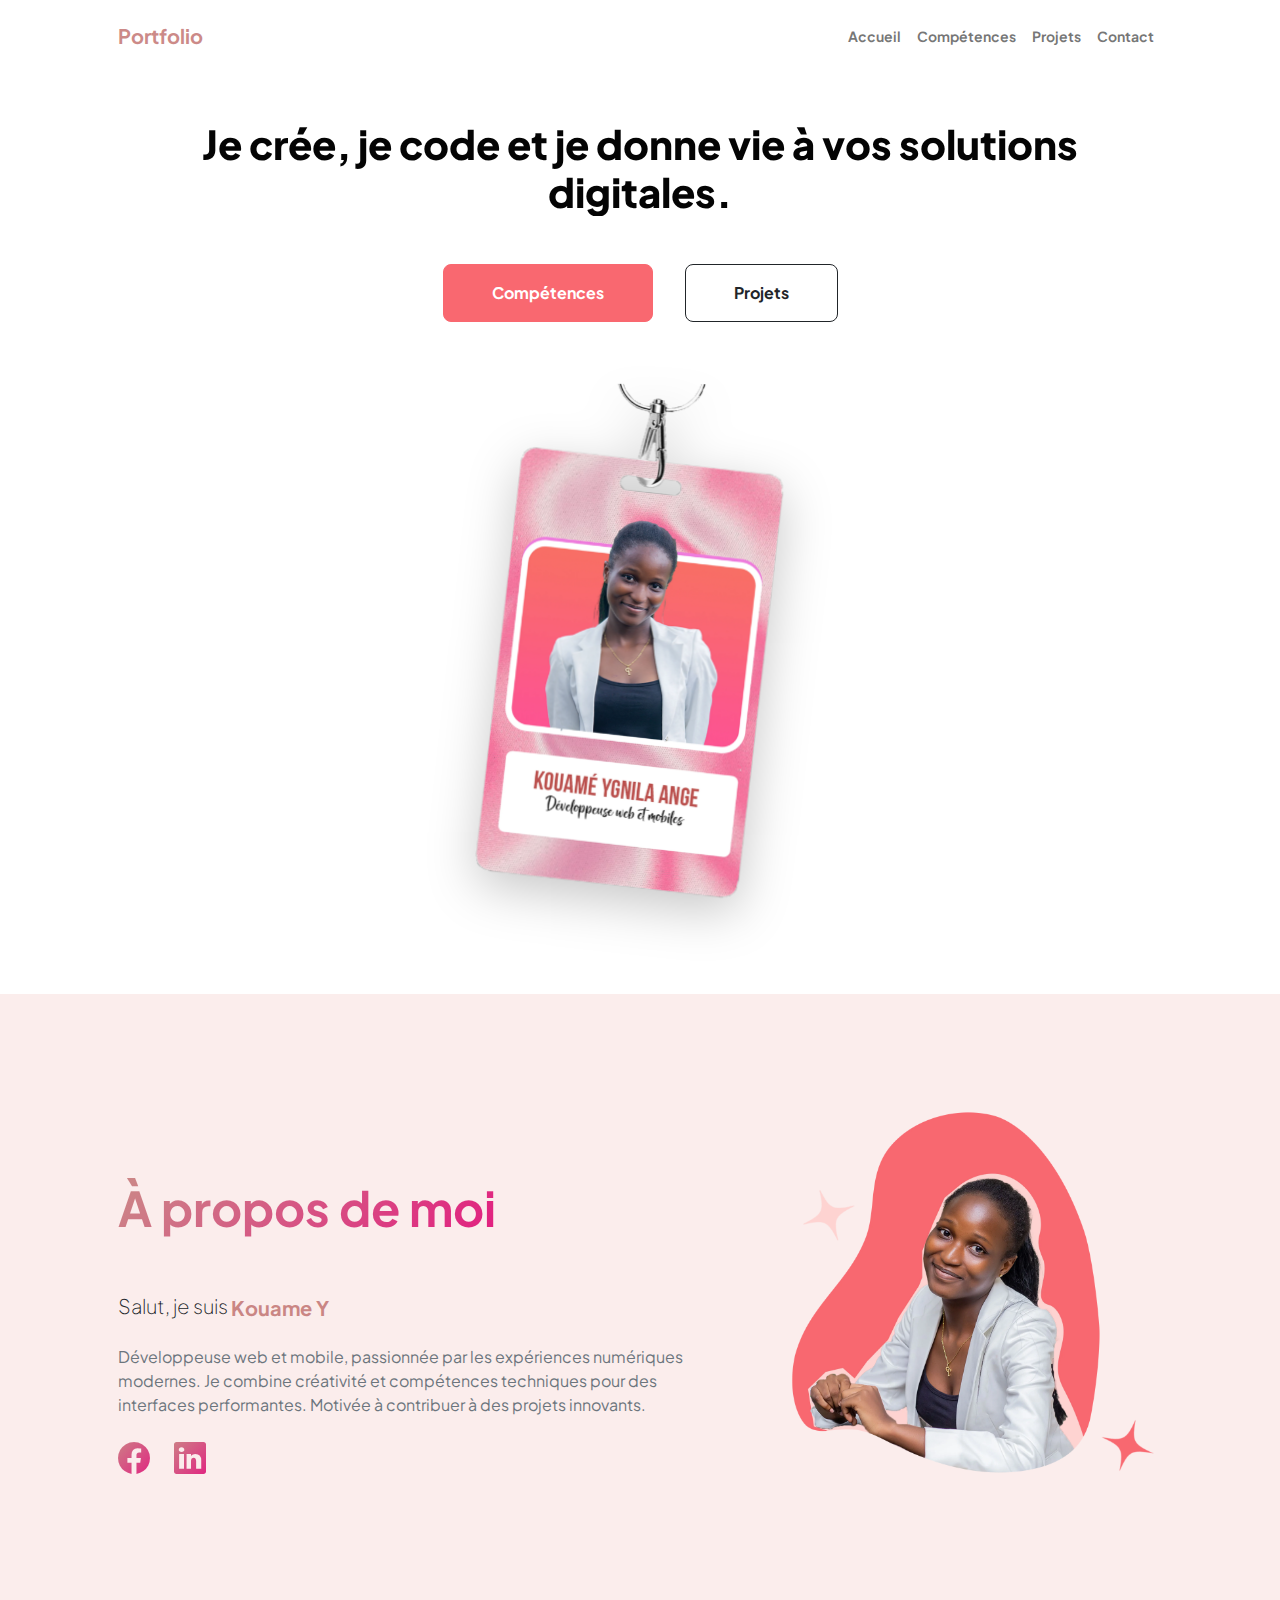
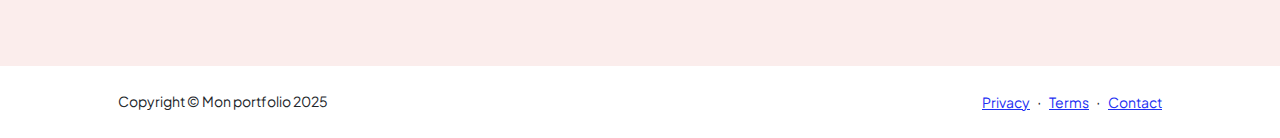
<file: index.html>
<!DOCTYPE html>
<html lang="en">
    <head>
        <meta charset="utf-8" />
        <meta name="viewport" content="width=device-width, initial-scale=1, shrink-to-fit=no" />
        <meta name="description" content="" />
        <meta name="author" content="" />
        <title>Mon Portfolio</title>
        <!-- Favicon-->
      
        <!-- Custom Google font-->
        <link rel="preconnect" href="https://fonts.googleapis.com" />
        <link rel="preconnect" href="https://fonts.gstatic.com" crossorigin />
        <link href="https://fonts.googleapis.com/css2?family=Plus+Jakarta+Sans:wght@100;200;300;400;500;600;700;800;900&amp;display=swap" rel="stylesheet" />
        <!-- Bootstrap icons-->
        <link href="https://cdn.jsdelivr.net/npm/bootstrap-icons@1.8.1/font/bootstrap-icons.css" rel="stylesheet" />
        <!-- Core theme CSS (includes Bootstrap)-->
        <link href="css/styles.css" rel="stylesheet" />
    </head>
    <body class="d-flex flex-column h-100">
        <main class="flex-shrink-0">
            <!-- Navigation-->
            <nav class="navbar navbar-expand-lg navbar-light bg-white py-3">
                <div class="container px-5">
                    <a class="navbar-brand" href="index.html"><span class="fw-bolder text-primary">Portfolio</span></a>
                    <button class="navbar-toggler" type="button" data-bs-toggle="collapse" data-bs-target="#navbarSupportedContent" aria-controls="navbarSupportedContent" aria-expanded="false" aria-label="Toggle navigation"><span class="navbar-toggler-icon"></span></button>
                    <div class="collapse navbar-collapse" id="navbarSupportedContent">
                        <ul class="navbar-nav ms-auto mb-2 mb-lg-0 small fw-bolder">
                            <li class="nav-item"><a class="nav-link" href="index.html">Accueil</a></li>
                            <li class="nav-item"><a class="nav-link" href="resume.html">Compétences</a></li>
                            <li class="nav-item"><a class="nav-link" href="projects.html">Projets</a></li>
                            <li class="nav-item"><a class="nav-link" href="contact.html">Contact</a></li>
                        </ul>
                    </div>
                </div>
            </nav>
            <!-- Header-->
            <header class="py-5">
                <div class="container px-5 pb-5">
                    <div class="row gx-5 align-items-center">
                        <div class="col-xxl-5">
                            <!-- Header text content-->
                            <div class="text-center text-xxl-start">
                    
                          <h1 class=" fw-bolder mb-5 title-anim">
  <span>Je crée, je code et je donne vie à vos solutions digitales.</span>
</h1>
                                <div class="d-grid gap-3 d-sm-flex justify-content-sm-center justify-content-xxl-start mb-3">
                                    <a class="btn btn-primaryy btn-lg px-5 py-3 me-sm-3 fs-6 fw-bolder" href="resume.html">Compétences</a>
                                    <a class="btn btn-outline-dark btn-lg px-5 py-3 fs-6 fw-bolder" href="projects.html">Projets</a>
                                </div>
                            </div>
                        </div>
                        <div class="col-xxl-7">
                            <!-- Header profile picture-->
                            <div class="d-flex justify-content-center mt-5 mt-xxl-0">
                                <div class="profile -primary-to-secondary">
                    
                                    <img class="profile-img" src="assets/moi.webp" alt="..." />
                                
                                  
                                    </div>
                                 
                                    </div>
                                </div>
                            </div>
                        </div>
                    </div>
                </div>
            </header>
     <!-- About Section-->
<!-- About Section-->
<section class="bg-night py-5">
    <div class="container px-5">
        <div class="row gx-5 align-items-center">

            <!-- Texte (à gauche) -->
            <div class="col-lg-7">
                <div class="my-5">
                    <h2 class="display-5 fw-bolder">
                        <span class="text-gradient d-inline">À propos de moi</span>
                    </h2>

                   <p class="lead fw-light mb-4"  style="margin-top: 55px;">
    Salut, je suis 
    <span id="typingName" class="text-nom fw-bold"></span>
</p>
<script>
    const text = "Kouame Ygnila Ange Priscille Tiemele";
    const speed = 120; // vitesse d’écriture
    const delayBetweenLoops = 1500; // pause avant de recommencer

    let i = 0;
    const span = document.getElementById("typingName");

    function typeWriter() {
        if (i < text.length) {
            span.textContent += text.charAt(i);
            i++;
            setTimeout(typeWriter, speed);
        } else {
            setTimeout(() => {
                span.textContent = "";
                i = 0;
                typeWriter();
            }, delayBetweenLoops);
        }
    }

    typeWriter();
</script>

                    <p class="text-muted">
                        Développeuse web et mobile, passionnée par les expériences numériques modernes.
                        Je combine créativité et compétences techniques
                        pour des interfaces performantes. Motivée à contribuer à des projets innovants.
                    </p>

                    <div class="d-flex fs-2 gap-4">
                        <a class="text-gradient" href="https://www.facebook.com/ange.kouame.421559/?locale=fr_FR" target="_blank"><i class="bi bi-facebook"></i></a>
                        <a class="text-gradient" href="https://www.linkedin.com/in/priscille-kouame-b6b018211/" target="_blank"><i class="bi bi-linkedin"></i></a>
                    </div>
                </div>
            </div>

            <!-- Image (à droite) -->
            <div class="col-lg-5 text-center">
                <img src="assets/moi 2.webp" alt="Photo de profil" class="img-fluid rounded-3">
            </div>

        </div>
    </div>
</section>


        </main>
        <!-- Footer-->
        <footer class="bg-white py-4 mt-auto">
            <div class="container px-5">
                <div class="row align-items-center justify-content-between flex-column flex-sm-row">
                    <div class="col-auto"><div class="small m-0">Copyright &copy; Mon portfolio 2025</div></div>
                    <div class="col-auto">
                        <a class="small" href="#!">Privacy</a>
                        <span class="mx-1">&middot;</span>
                        <a class="small" href="#!">Terms</a>
                        <span class="mx-1">&middot;</span>
                        <a class="small" href="#!">Contact</a>
                    </div>
                </div>
            </div>
        </footer>
        <!-- Bootstrap core JS-->
         <script src="https://cdnjs.cloudflare.com/ajax/libs/gsap/3.12.2/gsap.min.js"></script>
         <script>
// Animation flottement + respiration + rotation
gsap.to(".profile-img", {
  y: -20,
  rotation: 3,
  scale: 1.03,
  duration: 3.8,
  ease: "sine.inOut",
  repeat: -1,
  yoyo: true
});

// Animation indépendante du conteneur (micro-parallax)
gsap.to(".profile", {
  y: 12,
  duration: 4.5,
  ease: "power1.inOut",
  repeat: -1,
  yoyo: true
});
</script>


<script>
gsap.to(".title-anim span", {
  duration: 3,
  backgroundPositionX: "0%",
  ease: "power2.inOut"
});

gsap.from(".title-anim span", {
  opacity: 0,
  y: 30,
  duration: 1.2,
  ease: "power3.out"
});
</script>



        <script src="https://cdn.jsdelivr.net/npm/bootstrap@5.2.3/dist/js/bootstrap.bundle.min.js"></script>
        <!-- Core theme JS-->
        <script src="js/scripts.js"></script>
    </body>
</html>
</file>
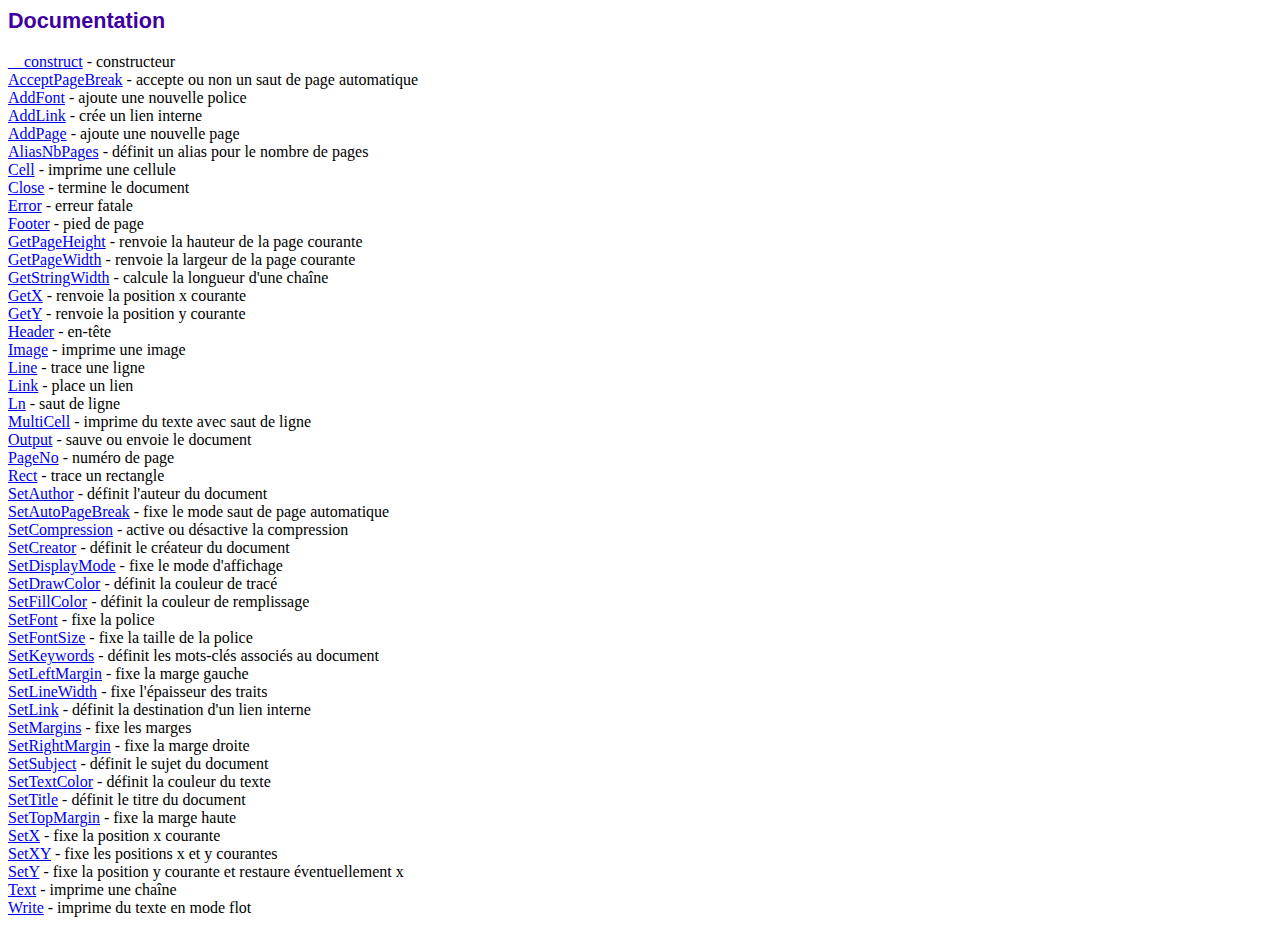
<file: projects/h2si_hub/admin/FPDF/doc/index.htm>
<!DOCTYPE html PUBLIC "-//W3C//DTD HTML 4.01 Transitional//EN">
<html>
<head>
<meta http-equiv="Content-Type" content="text/html; charset=UTF-8">
<title>Documentation</title>
<link type="text/css" rel="stylesheet" href="../fpdf.css">
</head>
<body>
<h1>Documentation</h1>
<a href="__construct.htm">__construct</a> - constructeur<br>
<a href="acceptpagebreak.htm">AcceptPageBreak</a> - accepte ou non un saut de page automatique<br>
<a href="addfont.htm">AddFont</a> - ajoute une nouvelle police<br>
<a href="addlink.htm">AddLink</a> - crée un lien interne<br>
<a href="addpage.htm">AddPage</a> - ajoute une nouvelle page<br>
<a href="aliasnbpages.htm">AliasNbPages</a> - définit un alias pour le nombre de pages<br>
<a href="cell.htm">Cell</a> - imprime une cellule<br>
<a href="close.htm">Close</a> - termine le document<br>
<a href="error.htm">Error</a> - erreur fatale<br>
<a href="footer.htm">Footer</a> - pied de page<br>
<a href="getpageheight.htm">GetPageHeight</a> - renvoie la hauteur de la page courante<br>
<a href="getpagewidth.htm">GetPageWidth</a> - renvoie la largeur de la page courante<br>
<a href="getstringwidth.htm">GetStringWidth</a> - calcule la longueur d'une chaîne<br>
<a href="getx.htm">GetX</a> - renvoie la position x courante<br>
<a href="gety.htm">GetY</a> - renvoie la position y courante<br>
<a href="header.htm">Header</a> - en-tête<br>
<a href="image.htm">Image</a> - imprime une image<br>
<a href="line.htm">Line</a> - trace une ligne<br>
<a href="link.htm">Link</a> - place un lien<br>
<a href="ln.htm">Ln</a> - saut de ligne<br>
<a href="multicell.htm">MultiCell</a> - imprime du texte avec saut de ligne<br>
<a href="output.htm">Output</a> - sauve ou envoie le document<br>
<a href="pageno.htm">PageNo</a> - numéro de page<br>
<a href="rect.htm">Rect</a> - trace un rectangle<br>
<a href="setauthor.htm">SetAuthor</a> - définit l'auteur du document<br>
<a href="setautopagebreak.htm">SetAutoPageBreak</a> - fixe le mode saut de page automatique<br>
<a href="setcompression.htm">SetCompression</a> - active ou désactive la compression<br>
<a href="setcreator.htm">SetCreator</a> - définit le créateur du document<br>
<a href="setdisplaymode.htm">SetDisplayMode</a> - fixe le mode d'affichage<br>
<a href="setdrawcolor.htm">SetDrawColor</a> - définit la couleur de tracé<br>
<a href="setfillcolor.htm">SetFillColor</a> - définit la couleur de remplissage<br>
<a href="setfont.htm">SetFont</a> - fixe la police<br>
<a href="setfontsize.htm">SetFontSize</a> - fixe la taille de la police<br>
<a href="setkeywords.htm">SetKeywords</a> - définit les mots-clés associés au document<br>
<a href="setleftmargin.htm">SetLeftMargin</a> - fixe la marge gauche<br>
<a href="setlinewidth.htm">SetLineWidth</a> - fixe l'épaisseur des traits<br>
<a href="setlink.htm">SetLink</a> - définit la destination d'un lien interne<br>
<a href="setmargins.htm">SetMargins</a> - fixe les marges<br>
<a href="setrightmargin.htm">SetRightMargin</a> - fixe la marge droite<br>
<a href="setsubject.htm">SetSubject</a> - définit le sujet du document<br>
<a href="settextcolor.htm">SetTextColor</a> - définit la couleur du texte<br>
<a href="settitle.htm">SetTitle</a> - définit le titre du document<br>
<a href="settopmargin.htm">SetTopMargin</a> - fixe la marge haute<br>
<a href="setx.htm">SetX</a> - fixe la position x courante<br>
<a href="setxy.htm">SetXY</a> - fixe les positions x et y courantes<br>
<a href="sety.htm">SetY</a> - fixe la position y courante et restaure éventuellement x<br>
<a href="text.htm">Text</a> - imprime une chaîne<br>
<a href="write.htm">Write</a> - imprime du texte en mode flot<br>
</body>
</html>
</file>
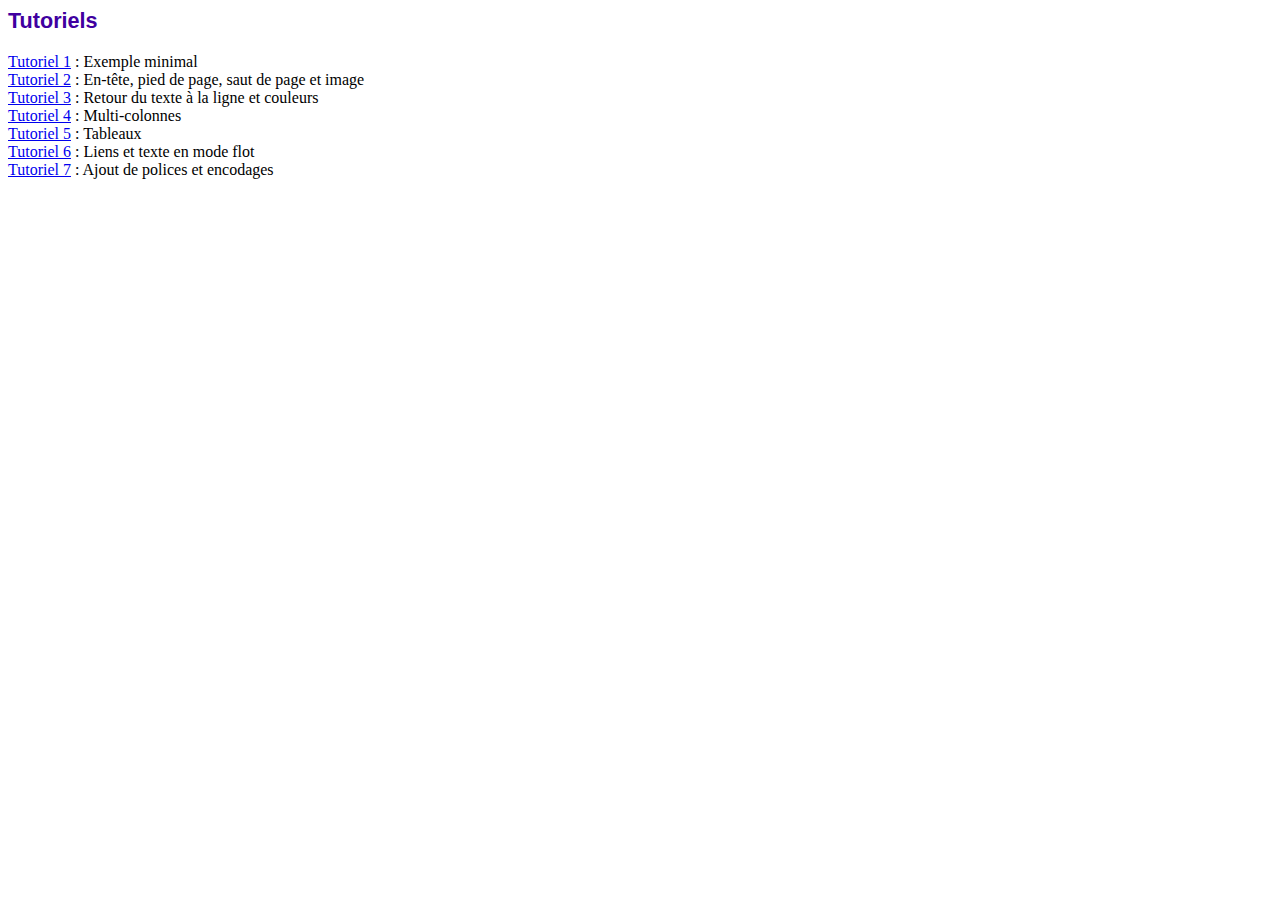
<file: projects/h2si_hub/admin/FPDF/tutorial/index.htm>
<!DOCTYPE html PUBLIC "-//W3C//DTD HTML 4.01 Transitional//EN">
<html>
<head>
<meta http-equiv="Content-Type" content="text/html; charset=UTF-8">
<title>Tutoriels</title>
<link type="text/css" rel="stylesheet" href="../fpdf.css">
</head>
<body>
<h1>Tutoriels</h1>
<ul style="list-style-type:none; margin-left:0; padding-left:0">
<li><a href="tuto1.htm">Tutoriel 1</a> : Exemple minimal</li>
<li><a href="tuto2.htm">Tutoriel 2</a> : En-tête, pied de page, saut de page et image</li>
<li><a href="tuto3.htm">Tutoriel 3</a> : Retour du texte à la ligne et couleurs</li>
<li><a href="tuto4.htm">Tutoriel 4</a> : Multi-colonnes</li>
<li><a href="tuto5.htm">Tutoriel 5</a> : Tableaux</li>
<li><a href="tuto6.htm">Tutoriel 6</a> : Liens et texte en mode flot</li>
<li><a href="tuto7.htm">Tutoriel 7</a> : Ajout de polices et encodages</li>
</ul>
</body>
</html>
</file>
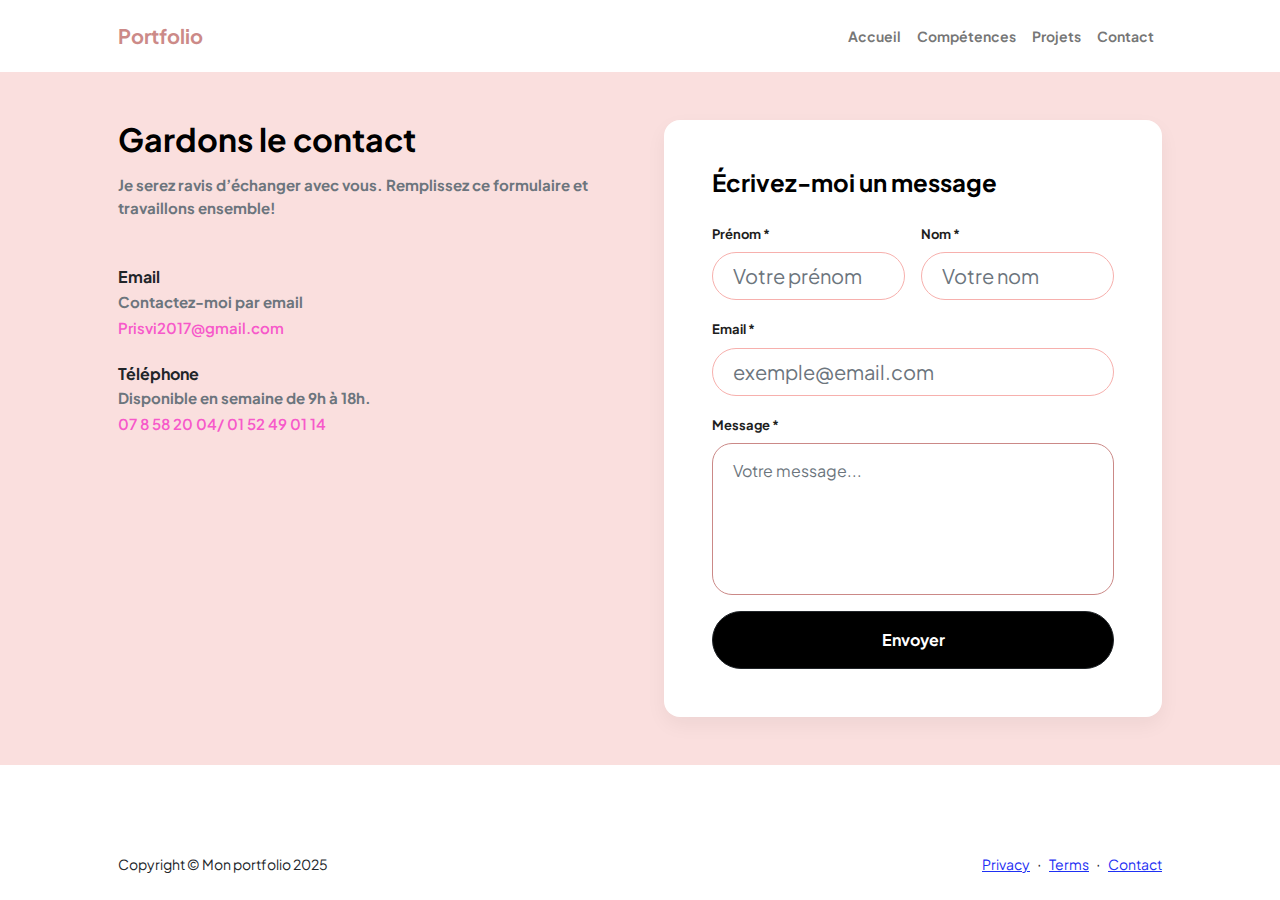
<file: contact.html>
<!DOCTYPE html>
<html lang="fr">
    <head>
        <meta charset="utf-8" />
        <meta name="viewport" content="width=device-width, initial-scale=1, shrink-to-fit=no" />
        <meta name="description" content />
        <meta name="author" content />
        <title>Mon Portfolio</title>
        
        <!-- Favicon-->
    
        <!-- Google Fonts-->
        <link href="https://fonts.googleapis.com/css2?family=Plus+Jakarta+Sans:wght@200;300;400;600;700;800&display=swap" rel="stylesheet" />

        <!-- Bootstrap icons-->
        <link href="https://cdn.jsdelivr.net/npm/bootstrap-icons@1.8.1/font/bootstrap-icons.css" rel="stylesheet" />

        <!-- Core theme CSS-->
        <link href="css/styles.css" rel="stylesheet" />
    </head>

<body class="d-flex flex-column">
    
<main class="flex-shrink-0">

    <!-- Navigation-->
    <nav class="navbar navbar-expand-lg navbar-light bg-white py-3">
        <div class="container px-5">
            <a class="navbar-brand" href="index.html"><span class="fw-bolder text-primary">Portfolio</span></a>
            <button class="navbar-toggler" type="button" data-bs-toggle="collapse" data-bs-target="#navbarSupportedContent">
                <span class="navbar-toggler-icon"></span>
            </button>

            <div class="collapse navbar-collapse" id="navbarSupportedContent">
                <ul class="navbar-nav ms-auto mb-2 mb-lg-0 small fw-bolder">
                    <li class="nav-item"><a class="nav-link" href="index.html">Accueil</a></li>
                    <li class="nav-item"><a class="nav-link" href="resume.html">Compétences</a></li>
                    <li class="nav-item"><a class="nav-link" href="projects.html">Projets</a></li>
                    <li class="nav-item"><a class="nav-link" href="contact.html">Contact</a></li>
                </ul>
            </div>
        </div>
    </nav>

    <!-- CONTACT SECTION -->
    <section class="py-5 contact-section">
        <div class="container px-5">
            <div class="row g-5">

                <!-- COL GAUCHE : INFORMATIONS -->
                <div class="col-lg-6 contact-info">
                    <h2 class="fw-bold mb-3">Gardons le contact</h2>
                    <p class="text-muted fw-bolder mb-5">Je serez ravis d’échanger avec vous. Remplissez ce formulaire et travaillons ensemble!</p>

                    <div class="mb-4">
                        <h6 class="fw-bold">Email</h6>
                        <p class="text-muted fw-bold mb-1">Contactez-moi par email</p>
                        <p class="fw-semibold">Prisvi2017@gmail.com</p>
                    </div>

                    <div class="mb-4">
                        <h6 class="fw-bold">Téléphone</h6>
                        <p class="text-muted fw-bold mb-1">Disponible en semaine de 9h à 18h.</p>
                        <p class="fw-semibold">07 8 58 20 04/ 01 52 49 01 14</p>
                    </div>

                
                </div>

                <!-- COL DROITE : FORMULAIRE -->
                <div class="col-lg-6">
                    <div class="contact-form-box p-4 p-md-5 rounded-4">
                        <h4 class="fw-bold mb-4">Écrivez-moi un message</h4>

                        <form>

                            <div class="row g-3">

                                <div class="col-md-6">
                                    <label class="form-label small fw-bold">Prénom *</label>
                                    <input type="text" class="form-control form-control-lg rounded-pill" placeholder="Votre prénom">
                                </div>

                                <div class="col-md-6">
                                    <label class="form-label small fw-bold">Nom *</label>
                                    <input type="text" class="form-control form-control-lg rounded-pill" placeholder="Votre nom">
                                </div>

                                <div class="col-12">
                                    <label class="form-label small fw-bold">Email *</label>
                                    <input type="email" class="form-control form-control-lg rounded-pill" placeholder="exemple@email.com">
                                </div>

                                <div class="col-12">
                                    <label class="form-label small fw-bold">Message *</label>
                                    <textarea class="form-control" rows="5" placeholder="Votre message..." style="border-radius:20px;"></textarea>
                                </div>

                                

                                <div class="col-12">
                                    <button type="submit" class="btn btn-dark w-100 py-3 rounded-pill fw-bold">
                                        Envoyer
                                    </button>
                                </div>

                            </div>

                        </form>
                    </div>
                </div>

            </div>
        </div>
    </section>

</main>

<!-- Footer-->
<footer class="bg-white py-4 mt-auto">
    <div class="container px-5">
        <div class="row align-items-center justify-content-between flex-column flex-sm-row">
            <div class="col-auto"><div class="small m-0">Copyright © Mon portfolio 2025</div></div>
            <div class="col-auto">
                <a class="small" href="#!">Privacy</a>
                <span class="mx-1">·</span>
                <a class="small" href="#!">Terms</a>
                <span class="mx-1">·</span>
                <a class="small" href="#!">Contact</a>
            </div>
        </div>
    </div>
</footer>

<!-- JS Bootstrap -->
<script src="https://cdn.jsdelivr.net/npm/bootstrap@5.2.3/dist/js/bootstrap.bundle.min.js"></script>

<!-- Script du thème -->
<script src="js/scripts.js"></script>

</body>
</html>
</file>
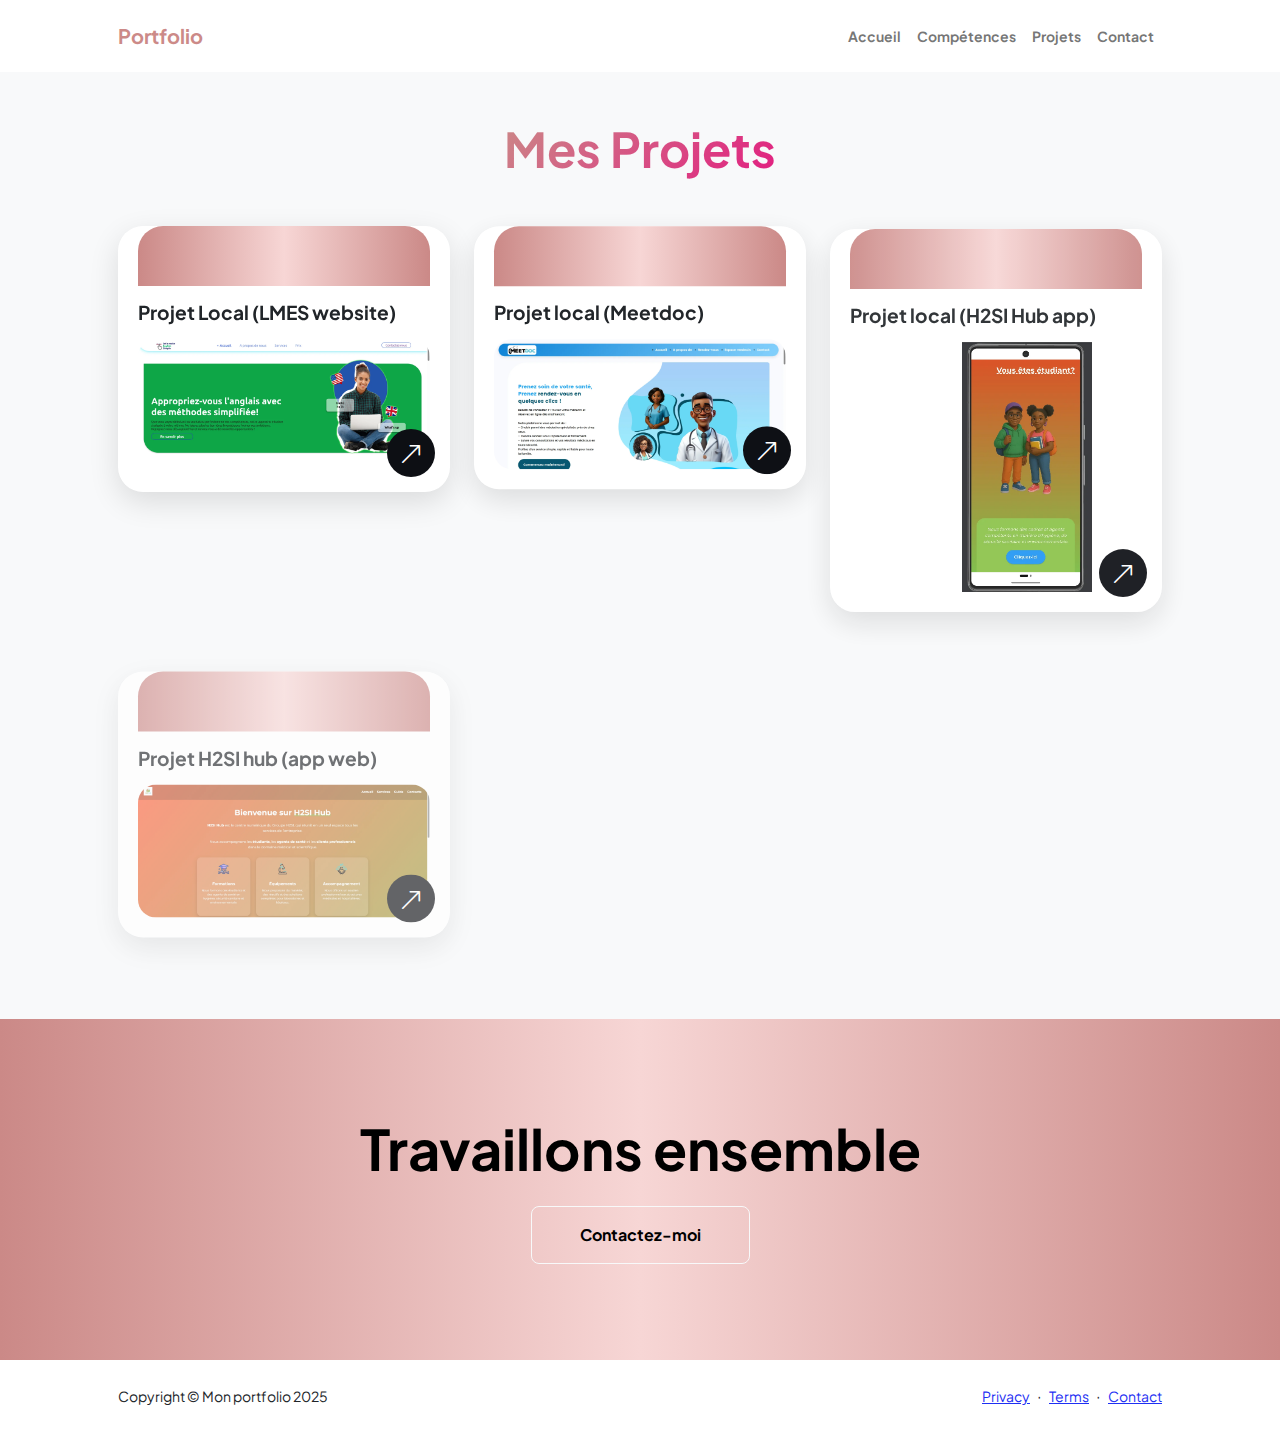
<file: projects.html>
<!DOCTYPE html>
<html lang="en">
    <head>
        <meta charset="utf-8" />
        <meta name="viewport" content="width=device-width, initial-scale=1, shrink-to-fit=no" />
        <meta name="description" content="" />
        <meta name="author" content="" />
        <title>Mon Portfolio</title>
        <!-- Favicon-->
  
        <!-- Custom Google font-->
        <link rel="preconnect" href="https://fonts.googleapis.com" />
        <link rel="preconnect" href="https://fonts.gstatic.com" crossorigin />
        <link href="https://fonts.googleapis.com/css2?family=Plus+Jakarta+Sans:wght@100;200;300;400;500;600;700;800;900&amp;display=swap" rel="stylesheet" />
        <!-- Bootstrap icons-->
        <link href="https://cdn.jsdelivr.net/npm/bootstrap-icons@1.8.1/font/bootstrap-icons.css" rel="stylesheet" />
        <!-- Core theme CSS (includes Bootstrap)-->
        <link href="css/styles.css" rel="stylesheet" />
    </head>
    <body class="d-flex flex-column h-100 bg-light">
        <main class="flex-shrink-0">
           <!-- Navigation-->
            <nav class="navbar navbar-expand-lg navbar-light bg-white py-3">
                <div class="container px-5">
                    <a class="navbar-brand" href="index.html"><span class="fw-bolder text-primary">Portfolio</span></a>
                    <button class="navbar-toggler" type="button" data-bs-toggle="collapse" data-bs-target="#navbarSupportedContent" aria-controls="navbarSupportedContent" aria-expanded="false" aria-label="Toggle navigation"><span class="navbar-toggler-icon"></span></button>
                    <div class="collapse navbar-collapse" id="navbarSupportedContent">
                        <ul class="navbar-nav ms-auto mb-2 mb-lg-0 small fw-bolder">
                            <li class="nav-item"><a class="nav-link" href="index.html">Accueil</a></li>
                            <li class="nav-item"><a class="nav-link" href="resume.html">Compétences</a></li>
                            <li class="nav-item"><a class="nav-link" href="projects.html">Projets</a></li>
                            <li class="nav-item"><a class="nav-link" href="contact.html">Contact</a></li>
                        </ul>
                    </div>
                </div>
            </nav>
            <!-- Projects Section-->
         <section class="py-5">
    <div class="container px-5 mb-5">
        <div class="text-center mb-5">
            <h1 class="display-5 fw-bolder mb-0">
                <span class="text-gradient d-inline">Mes Projets</span>
            </h1>
        </div>

        <div class="row gy-5">

            <!-- PROJET 1 -->
            <div class="col-md-4">
                <div class="folder-card">
                    <div class="folder-header"></div>

                    <h4 class="folder-title">Projet Local (LMES website)</h4>

                    <div class="folder-preview" data-bs-toggle="modal" data-bs-target="#modal1">
                        <img src="assets/lmes.webp" alt="">
                    </div>

                    <div class="folder-link">
                        <a href="projects/educ/index.html" target="_blank">
                            <i class="bi bi-arrow-up-right"></i>
                        </a>
                    </div>
                </div>
            </div>

            <!-- MODAL -->
            <div class="modal fade" id="modal1" tabindex="-1">
                <div class="modal-dialog modal-lg modal-dialog-centered">
                    <div class="modal-content">
                        <img src="assets/lmes.webp" class="img-fluid rounded">
                    </div>
                </div>
            </div>


            <!-- PROJET 2  -->
<div class="col-md-4">
    <div class="folder-card">
        <div class="folder-header"></div>

        <h4 class="folder-title">Projet local (Meetdoc)</h4>

        <div class="folder-preview" data-bs-toggle="modal" data-bs-target="#modal2">
            <img src="assets/meetdoc.webp" alt="">
        </div>

        <div class="folder-link">
            <!-- Remplace ce lien par ton lien gratuit une fois hébergé -->
            <a href="projects/meetdoc/index.html" target="_blank">
                <i class="bi bi-arrow-up-right"></i>
            </a>
        </div>
    </div>
</div>

<!-- MODAL POUR PROJET 2 -->
<div class="modal fade" id="modal2" tabindex="-1">
    <div class="modal-dialog modal-lg modal-dialog-centered">
        <div class="modal-content">
            <img src="assets/meetdoc.webp" class="img-fluid rounded">
        </div>
    </div>
</div>

         
           <!-- PROJET 4 (Images + Vidéos) -->
<div class="col-md-4">
    <div class="folder-card">
        <div class="folder-header"></div>

        <h4 class="folder-title">Projet local (H2SI Hub app)</h4>

        <div class="folder-preview"
             data-bs-toggle="modal" data-bs-target="#modal4"
             data-media="assets/test.jpg" data-type="image">
            <img src="assets/capture1.webp" style="width: auto; height: 250px; margin:0 auto; margin-left: 7rem;" alt="">
        </div>

        <div class="folder-link">
            <a href="#" onclick="alert('Contenu média uniquement'); return false;">
                <i class="bi bi-arrow-up-right"></i>
            </a>
        </div>
    </div>
</div>


<!-- MODAL MEDIA -->
<div class="modal fade" id="modal4" tabindex="-1">
    <div class="modal-dialog modal-lg modal-dialog-centered">
        <div class="modal-content p-3">

            <!-- Zone où l’image ou la vidéo sera chargée -->
            <div class="media-container text-center"></div>

            <div class="row mt-3 px-3">

                <div class="col-6">
                    <button class="btn btn-warning w-100"
                            data-media="" data-type="image">
                        Afficher Image
                    </button>
                </div>

                <div class="col-6">
                    <button class="btn btn-warning w-100"
                            data-media="assets/media/app.mp4" data-type="video">
                        Lire Vidéo
                    </button>
                </div>

            </div>
        </div>
    </div>
</div>


            <!-- PROJET 5 -->
            <div class="col-md-4">
                <div class="folder-card">
                    <div class="folder-header"></div>

                    <h4 class="folder-title">Projet H2SI hub (app web)</h4>

                    <div class="folder-preview" data-bs-toggle="modal" data-bs-target="#modal3">
                        <img src="assets/h2si hub.webp" alt="">
                    </div>

                    <div class="folder-link">
                        <a href="projects/h2si_hub/index.php" target="_blank">
                            <i class="bi bi-arrow-up-right"></i>
                        </a>
                    </div>
                </div>
            </div>

            <div class="modal fade" id="modal5" tabindex="-1">
                <div class="modal-dialog modal-lg modal-dialog-centered">
                    <div class="modal-content">
                        <img src="assets/h2si hub.webp" alt="" class="img-fluid rounded">
                    </div>
                </div>
            </div>

        </div>
    </div>
</section>



            <!-- Call to action section-->
            <section class="py-5" style="background: linear-gradient(90deg, #cb8987, #f7d6d5, #cb8987);
 color:black; ">
                <div class="container px-5 my-5">
                    <div class="text-center">
                        <h2 class="display-4 fw-bolder mb-4">Travaillons ensemble</h2>
                        <a class="btn btn-outline-light btn-lg px-5 py-3 fs-6 fw-bolder" style="color: black;" href="contact.html">Contactez-moi</a>
                    </div>
                </div>
            </section>
        </main>
        <!-- Footer-->
        <footer class="bg-white py-4 mt-auto">
            <div class="container px-5">
                <div class="row align-items-center justify-content-between flex-column flex-sm-row">
                    <div class="col-auto"><div class="small m-0">Copyright &copy; Mon portfolio 2025</div></div>
                    <div class="col-auto">
                        <a class="small" href="#!">Privacy</a>
                        <span class="mx-1">&middot;</span>
                        <a class="small" href="#!">Terms</a>
                        <span class="mx-1">&middot;</span>
                        <a class="small" href="#!">Contact</a>
                    </div>
                </div>
            </div>
        </footer>
        <script src="https://cdnjs.cloudflare.com/ajax/libs/gsap/3.12.2/gsap.min.js"></script>

<script>
/* -------- ANIMATION GSAP SUR LES DOSSIERS -------- */
gsap.to(".folder-card", {
    opacity: 1,
    y: 0,
    duration: 0.8,
    stagger: 0.2,
    ease: "power3.out"
});

/* ----------- LECTURE MULTI-MEDIA POUR PROJET 4 ----------- */
document.querySelectorAll('[data-media]').forEach(item => {
    item.addEventListener("click", function (event) {

        event.stopPropagation(); // empêche double clic

        const modal = document.querySelector("#modal4 .media-container");
        modal.innerHTML = "";

        const type = this.dataset.type;
        const src = this.dataset.media;

        if (type === "image") {
            modal.innerHTML = `<img src="${src}" class="img-fluid rounded">`;
        }

        if (type === "video") {
            modal.innerHTML = `
                <video controls autoplay style="width:100%; max-height:75vh; object-fit:contain;">
                    <source src="${src}" type="video/mp4">
                </video>
            `;
        }
    });
});

</script>

        <!-- Bootstrap core JS-->
        <script src="https://cdn.jsdelivr.net/npm/bootstrap@5.2.3/dist/js/bootstrap.bundle.min.js"></script>
        <!-- Core theme JS-->
        <script src="js/scripts.js"></script>
    </body>
</html>
</file>
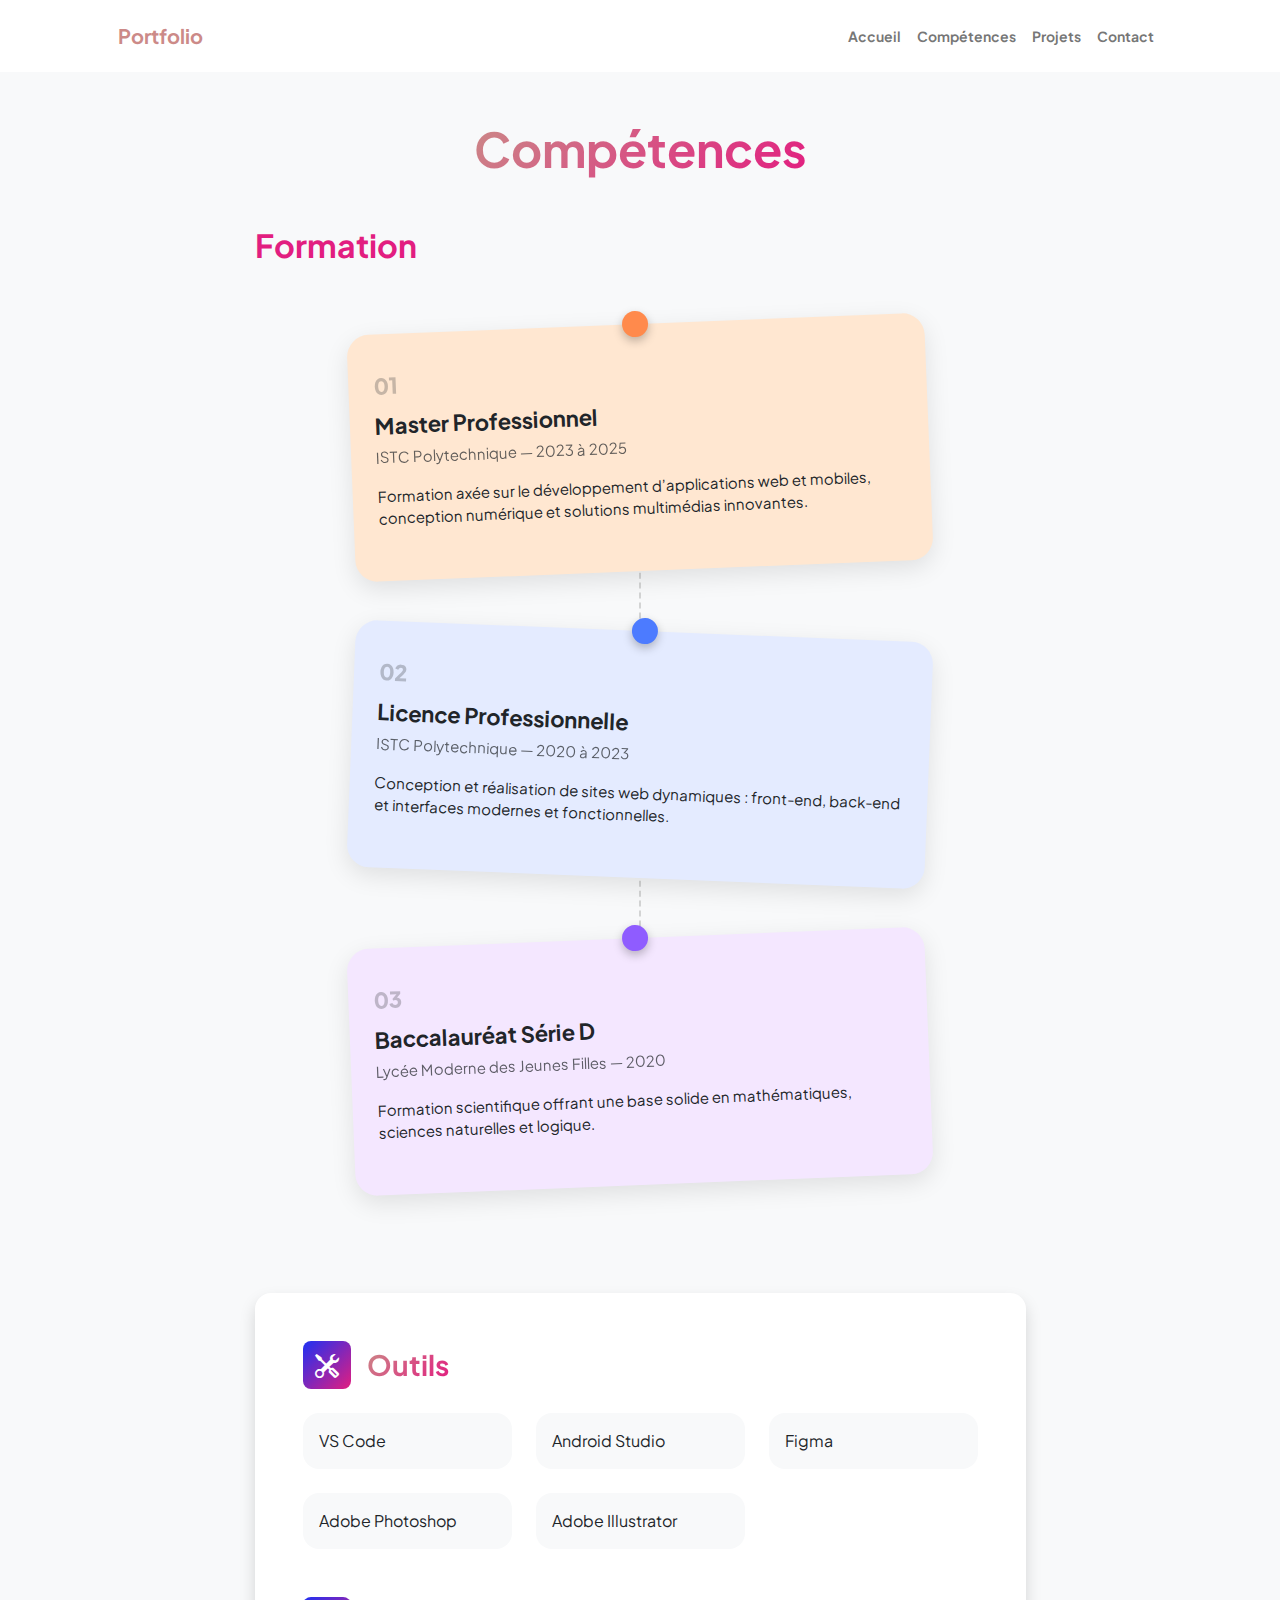
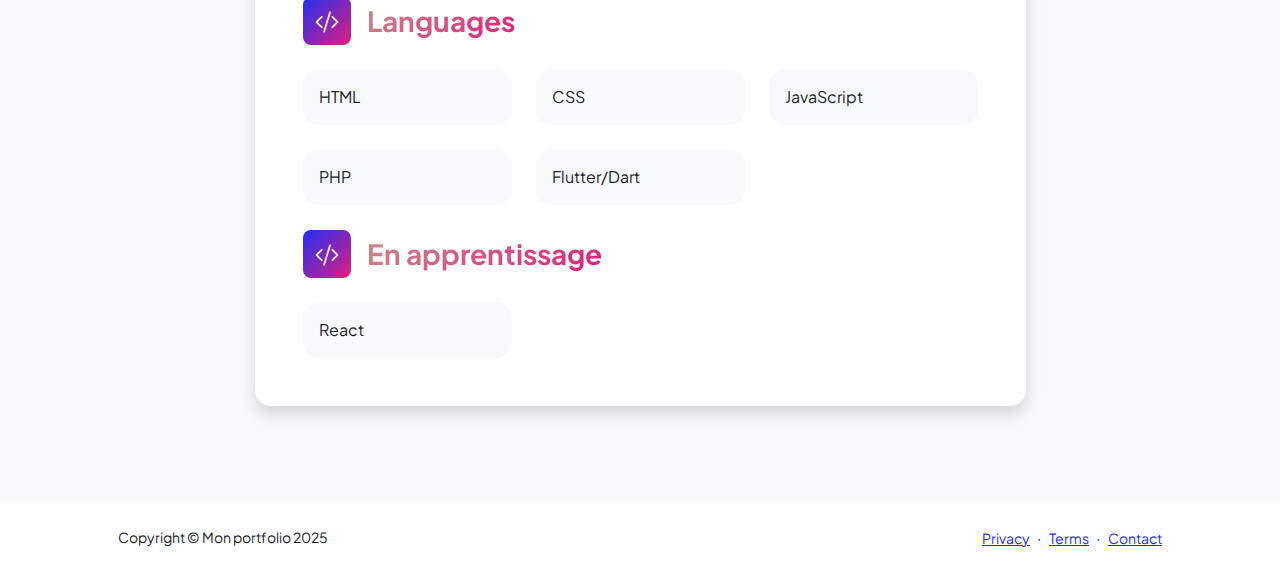
<file: resume.html>
<!DOCTYPE html>
<html lang="en">
    <head>
        <meta charset="utf-8" />
        <meta name="viewport" content="width=device-width, initial-scale=1, shrink-to-fit=no" />
        <meta name="description" content="" />
        <meta name="author" content="" />
        <style>
            /* ---------- STYLE DES CARTES DE FORMATION (style post-it) ---------- */
.edu-timeline {
    position: relative;
    margin: 60px 0;
}

.edu-connector {
    width: 2px;
    border-left: 2px dashed rgba(0,0,0,0.15);
    position: absolute;
    top: 30px;
    bottom: 30px;
    left: 50%;
    transform: translateX(-50%);
    z-index: 0;
}

.edu-card {
    position: relative;
    background: white;
    width: 75%;
    padding: 35px 25px;
    margin: 60px auto;
    border-radius: 22px;
    box-shadow: 0 8px 25px rgba(0,0,0,0.10);
    transition: 0.4s ease;
    animation: fadeSlideUp 0.8s ease both;
}

.edu-card:hover {
    transform: translateY(-6px) rotate(0deg);
    box-shadow: 0 12px 30px rgba(0,0,0,0.15);
}

/* Rotation alternée */
.rotate-left {
    transform: rotate(-2.3deg);
}
.rotate-right {
    transform: rotate(2.3deg);
}

/* Numéro */
.edu-number {
    font-size: 22px;
    font-weight: 800;
    opacity: 0.25;
    margin-bottom: 10px;
}

/* Titre diplôme */
.edu-title {
    font-weight: 700;
    margin-top: 10px;
    font-size: 22px;
}

/* École */
.edu-school {
    font-size: 15px;
    opacity: 0.7;
}

/* Paragraphe */
.edu-desc {
    font-size: 15px;
    margin-top: 10px;
}

/* ---------- COULEURS PASTEL ---------- */
.pastel-orange { background: #FFE7D1; }
.pastel-blue { background: #E4EBFF; }
.pastel-purple { background: #F4E7FF; }

/* ---------- PUNAISES ---------- */
.pin {
    width: 26px;
    height: 26px;
    border-radius: 50%;
    position: absolute;
    top: -13px;
    left: 50%;
    transform: translateX(-50%);
    box-shadow: 0 4px 10px rgba(0,0,0,0.25);
}

.pin-orange { background: #FF8A4C; }
.pin-blue { background: #4C7BFF; }
.pin-purple { background: #8F5CFF; }

/* ---------- ANIMATION ---------- */
@keyframes fadeSlideUp {
    0% {
        opacity: 0;
        transform: translateY(20px);
    }
    100% {
        opacity: 1;
        transform: translateY(0);
    }
}

        </style>
        <title>Mon Portfolio</title>
        <!-- Favicon-->
  
        <!-- Custom Google font-->
        <link rel="preconnect" href="https://fonts.googleapis.com" />
        <link rel="preconnect" href="https://fonts.gstatic.com" crossorigin />
        <link href="https://fonts.googleapis.com/css2?family=Plus+Jakarta+Sans:wght@100;200;300;400;500;600;700;800;900&amp;display=swap" rel="stylesheet" />
        <!-- Bootstrap icons-->
        <link href="https://cdn.jsdelivr.net/npm/bootstrap-icons@1.8.1/font/bootstrap-icons.css" rel="stylesheet" />
        <!-- Core theme CSS (includes Bootstrap)-->
        <link href="css/styles.css" rel="stylesheet" />
    </head>
    <body class="d-flex flex-column h-100 bg-light">
        <main class="flex-shrink-0">
            <!-- Navigation-->
            <nav class="navbar navbar-expand-lg navbar-light bg-white py-3">
                <div class="container px-5">
                    <a class="navbar-brand" href="index.html"><span class="fw-bolder text-primary">Portfolio</span></a>
                    <button class="navbar-toggler" type="button" data-bs-toggle="collapse" data-bs-target="#navbarSupportedContent" aria-controls="navbarSupportedContent" aria-expanded="false" aria-label="Toggle navigation"><span class="navbar-toggler-icon"></span></button>
                    <div class="collapse navbar-collapse" id="navbarSupportedContent">
                        <ul class="navbar-nav ms-auto mb-2 mb-lg-0 small fw-bolder">
                            <li class="nav-item"><a class="nav-link" href="index.html">Accueil</a></li>
                            <li class="nav-item"><a class="nav-link" href="resume.html">Compétences</a></li>
                            <li class="nav-item"><a class="nav-link" href="projects.html">Projets</a></li>
                            <li class="nav-item"><a class="nav-link" href="contact.html">Contact</a></li>
                        </ul>
                    </div>
                </div>
            </nav>
            <!-- Page Content-->
            <div class="container px-5 my-5">
                <div class="text-center mb-5">
                    <h1 class="display-5 fw-bolder mb-0"><span class="text-gradient d-inline">Compétences</span></h1>
                </div>
                <div class="row gx-5 justify-content-center">
                    <div class="col-lg-11 col-xl-9 col-xxl-8">
                      
                        <!-- Education Section-->
                        <section>
    <h2 class="text-secondary fw-bolder mb-4">Formation</h2>

    <div class="edu-timeline">
        <div class="edu-connector"></div>

        <!-- Master -->
        <div class="edu-card pastel-orange rotate-left">
            <div class="pin pin-orange"></div>
            <span class="edu-number">01</span>
            <h3 class="edu-title">Master Professionnel</h3>
            <p class="edu-school">ISTC Polytechnique — 2023 à 2025</p>
            <p class="edu-desc">
                Formation axée sur le développement d’applications web et mobiles,
                conception numérique et solutions multimédias innovantes.
            </p>
        </div>

        <!-- Licence -->
        <div class="edu-card pastel-blue rotate-right">
            <div class="pin pin-blue"></div>
            <span class="edu-number">02</span>
            <h3 class="edu-title">Licence Professionnelle</h3>
            <p class="edu-school">ISTC Polytechnique — 2020 à 2023</p>
            <p class="edu-desc">
                Conception et réalisation de sites web dynamiques : front-end,
                back-end et interfaces modernes et fonctionnelles.
            </p>
        </div>

        <!-- Bac -->
        <div class="edu-card pastel-purple rotate-left">
            <div class="pin pin-purple"></div>
            <span class="edu-number">03</span>
            <h3 class="edu-title">Baccalauréat Série D</h3>
            <p class="edu-school">Lycée Moderne des Jeunes Filles — 2020</p>
            <p class="edu-desc">
                Formation scientifique offrant une base solide en mathématiques,
                sciences naturelles et logique.
            </p>
        </div>
    </div>
</section>

                        <!-- Divider-->
                        <div class="pb-5"></div>
                        <!-- Skills Section-->
                        <section>
                            <!-- Skillset Card-->
                            <div class="card shadow border-0 rounded-4 mb-5">
                                <div class="card-body p-5">
                                    <!-- Professional skills list-->
                                    <div class="mb-5">
                                        <div class="d-flex align-items-center mb-4">
                                            <div class="feature bg-primary bg-gradient-primary-to-secondary text-white rounded-3 me-3"><i class="bi bi-tools"></i></div>
                                            <h3 class="fw-bolder mb-0"><span class="text-gradient d-inline">Outils</span></h3>
                                        </div>
                                        <div class="row row-cols-1 row-cols-md-3 mb-4">
                                            <div class="col mb-4 mb-md-0"><div class="d-flex align-items-center bg-light rounded-4 p-3 h-100">VS Code</div></div>
                                            <div class="col mb-4 mb-md-0"><div class="d-flex align-items-center bg-light rounded-4 p-3 h-100">Android Studio</div></div>
                                            <div class="col"><div class="d-flex align-items-center bg-light rounded-4 p-3 h-100">Figma</div></div>
                                        </div>
                                        <div class="row row-cols-1 row-cols-md-3">
                                            <div class="col mb-4 mb-md-0"><div class="d-flex align-items-center bg-light rounded-4 p-3 h-100">Adobe Photoshop</div></div>
                                            <div class="col mb-4 mb-md-0"><div class="d-flex align-items-center bg-light rounded-4 p-3 h-100">Adobe Illustrator</div></div>
                                        </div>
                                    </div>
                                    <!-- Languages list-->
                                    <div class="mb-0">
                                        <div class="d-flex align-items-center mb-4">
                                            <div class="feature bg-primary bg-gradient-primary-to-secondary text-white rounded-3 me-3"><i class="bi bi-code-slash"></i></div>
                                            <h3 class="fw-bolder mb-0"><span class="text-gradient d-inline">Languages</span></h3>
                                        </div>
                                        <div class="row row-cols-1 row-cols-md-3 mb-4">
                                            <div class="col mb-4 mb-md-0"><div class="d-flex align-items-center bg-light rounded-4 p-3 h-100">HTML</div></div>
                                            <div class="col mb-4 mb-md-0"><div class="d-flex align-items-center bg-light rounded-4 p-3 h-100">CSS</div></div>
                                            <div class="col"><div class="d-flex align-items-center bg-light rounded-4 p-3 h-100">JavaScript</div></div>
                                        </div>
                                        <div class="row row-cols-1 row-cols-md-3">
                                            <div class="col mb-4 mb-md-0"><div class="d-flex align-items-center bg-light rounded-4 p-3 h-100">PHP</div></div>
                                            <div class="col mb-4 mb-md-0"><div class="d-flex align-items-center bg-light rounded-4 p-3 h-100">Flutter/Dart</div></div>
                                        </div>
                                        <div class="d-flex align-items-center mb-4" style="margin-top: 25px;">
                                            <div class="feature bg-primary bg-gradient-primary-to-secondary text-white rounded-3 me-3"><i class="bi bi-code-slash"></i></div>
                                            <h3 class="fw-bolder mb-0"><span class="text-gradient d-inline">En apprentissage</span></h3>
                                        </div>
                                         <div class="row row-cols-1 row-cols-md-3">
                                            <div class="col"><div class="d-flex align-items-center bg-light rounded-4 p-3 h-100">React</div></div>
                                        </div>
                                    </div>
                                </div>
                            </div>
                        </section>
                    </div>
                </div>
            </div>
        </main>
        <!-- Footer-->
        <footer class="bg-white py-4 mt-auto">
            <div class="container px-5">
                <div class="row align-items-center justify-content-between flex-column flex-sm-row">
                    <div class="col-auto"><div class="small m-0">Copyright &copy; Mon portfolio 2025</div></div>
                    <div class="col-auto">
                        <a class="small" href="#!">Privacy</a>
                        <span class="mx-1">&middot;</span>
                        <a class="small" href="#!">Terms</a>
                        <span class="mx-1">&middot;</span>
                        <a class="small" href="#!">Contact</a>
                    </div>
                </div>
            </div>
        </footer>
        
        <!-- Bootstrap core JS-->
        <script src="https://cdn.jsdelivr.net/npm/bootstrap@5.2.3/dist/js/bootstrap.bundle.min.js"></script>

        <!-- Core theme JS-->
        <script src="js/scripts.js"></script>
    </body>
</html>
</file>
<file: projects/h2si_hub/admin/FPDF/fpdf.css>
body {font-family:"Times New Roman",serif}
h1 {font:bold 135% Arial,sans-serif; color:#4000A0; margin-bottom:0.9em}
h2 {font:bold 95% Arial,sans-serif; color:#900000; margin-top:1.5em; margin-bottom:1em}
dl.param dt {text-decoration:underline}
dl.param dd {margin-top:1em; margin-bottom:1em}
dl.param ul {margin-top:1em; margin-bottom:1em}
tt, code, kbd {font-family:"Courier New",Courier,monospace; font-size:82%}
div.source {margin-top:1.4em; margin-bottom:1.3em}
div.source pre {display:table; border:1px solid #24246A; width:100%; margin:0em; font-family:inherit; font-size:100%}
div.source code {display:block; border:1px solid #C5C5EC; background-color:#F0F5FF; padding:6px; color:#000000}
div.doc-source {margin-top:1.4em; margin-bottom:1.3em}
div.doc-source pre {display:table; width:100%; margin:0em; font-family:inherit; font-size:100%}
div.doc-source code {display:block; background-color:#E0E0E0; padding:4px}
.kw {color:#000080; font-weight:bold}
.str {color:#CC0000}
.cmt {color:#008000}
p.demo {text-align:center; margin-top:-0.9em}
a.demo {text-decoration:none; font-weight:bold; color:#0000CC}
a.demo:link {text-decoration:none; font-weight:bold; color:#0000CC}
a.demo:hover {text-decoration:none; font-weight:bold; color:#0000FF}
a.demo:active {text-decoration:none; font-weight:bold; color:#0000FF}
</file>
